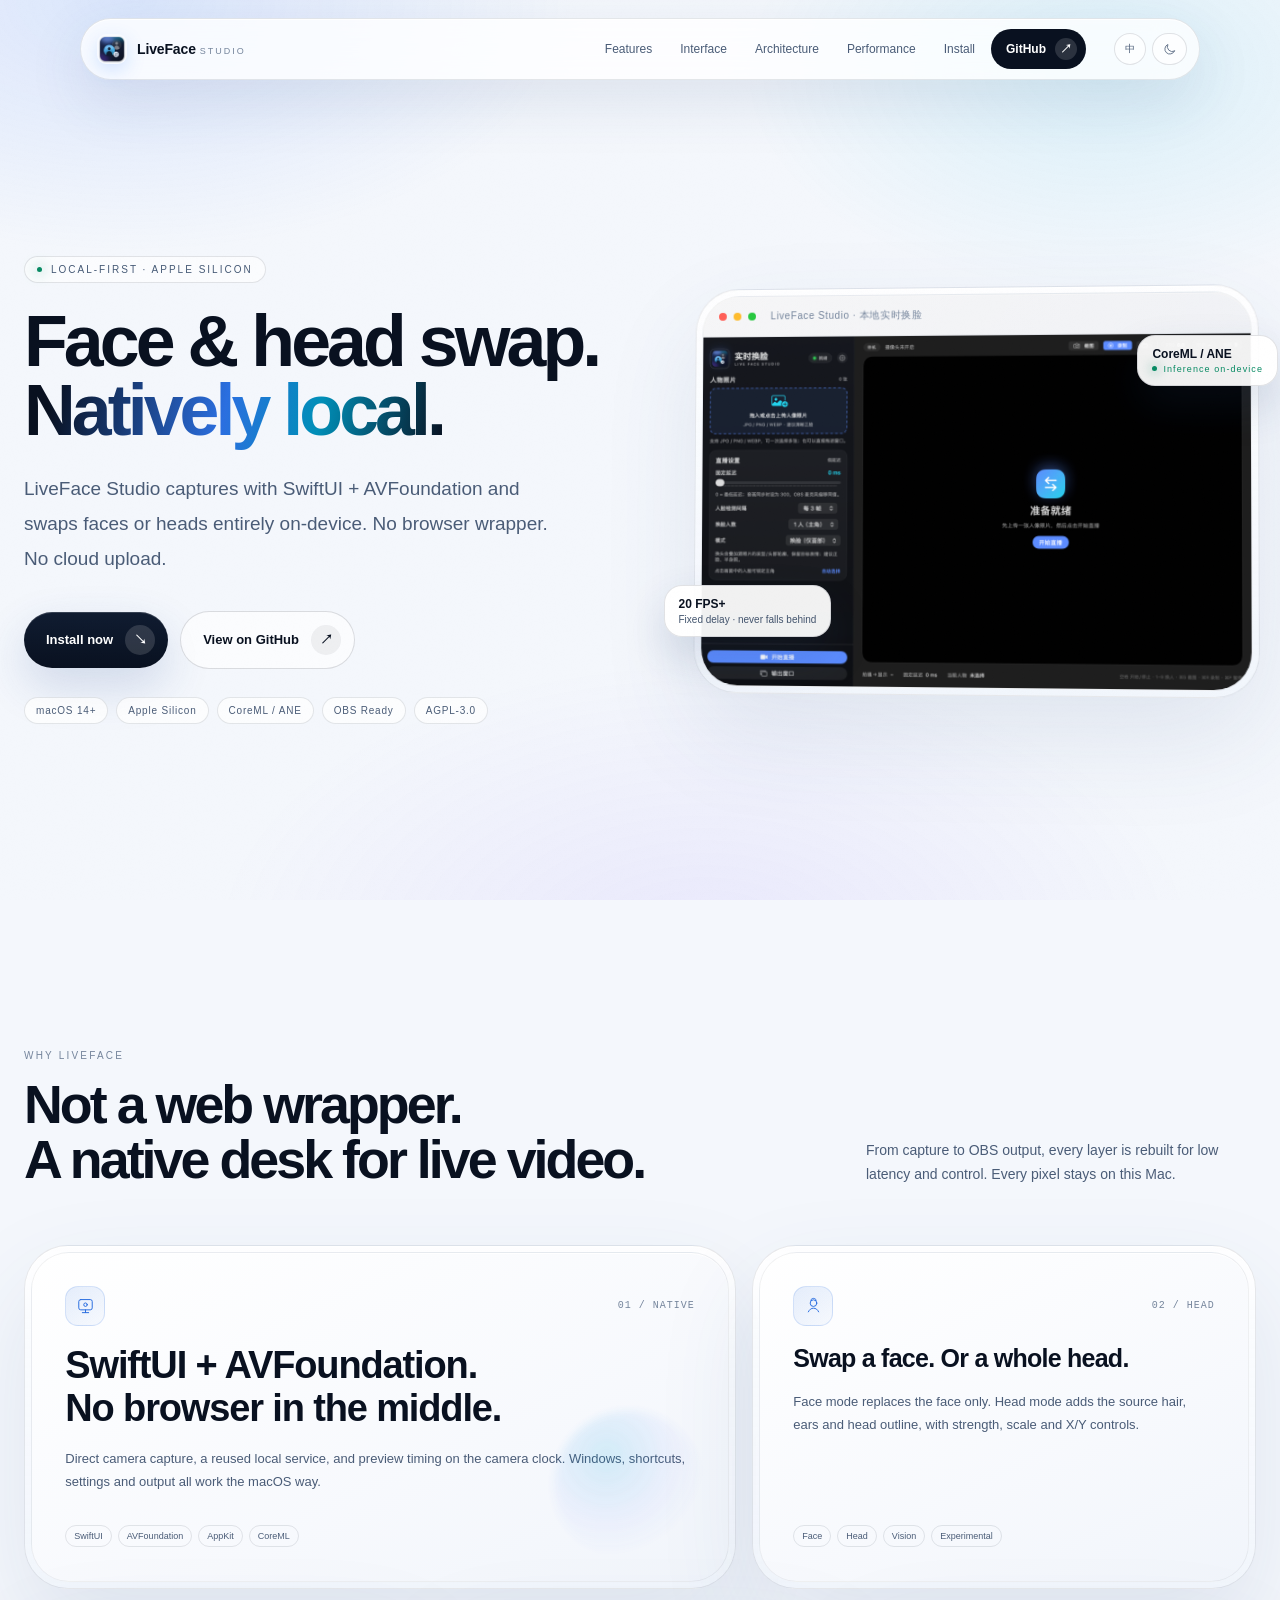
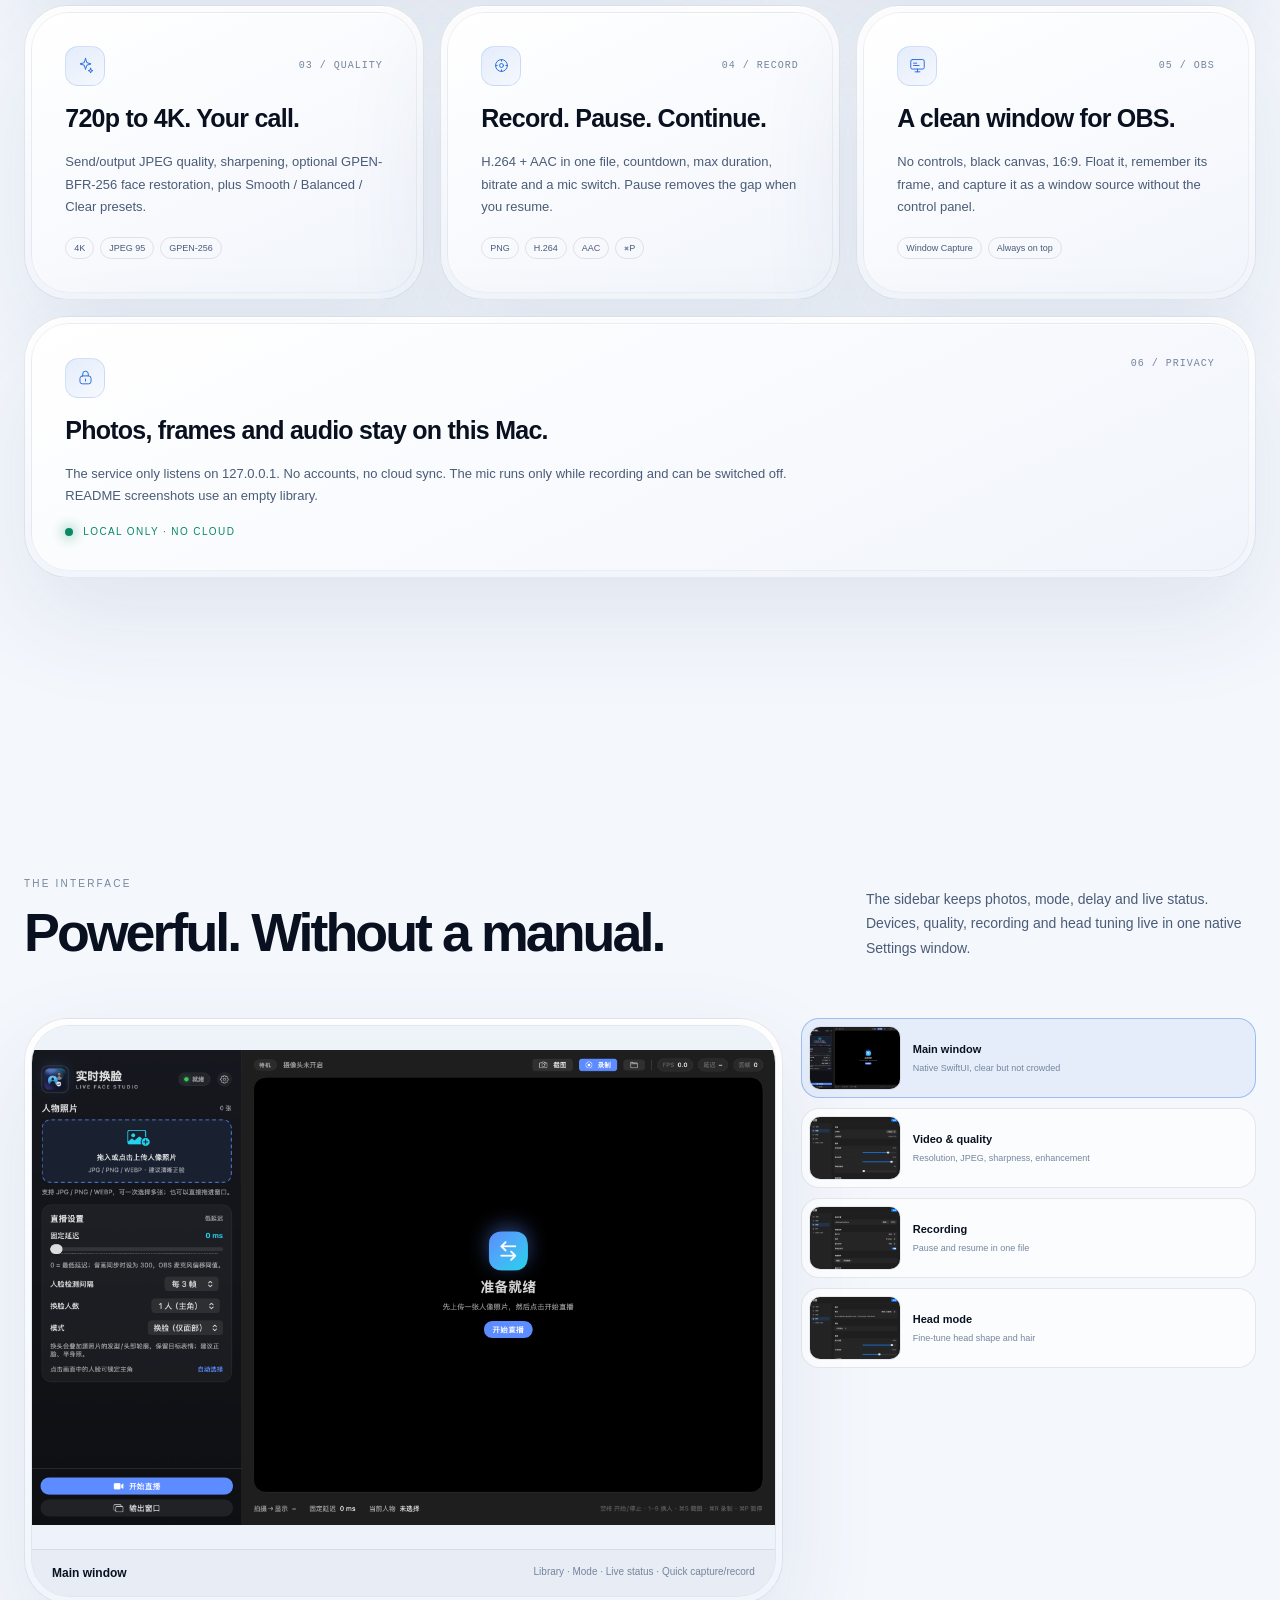
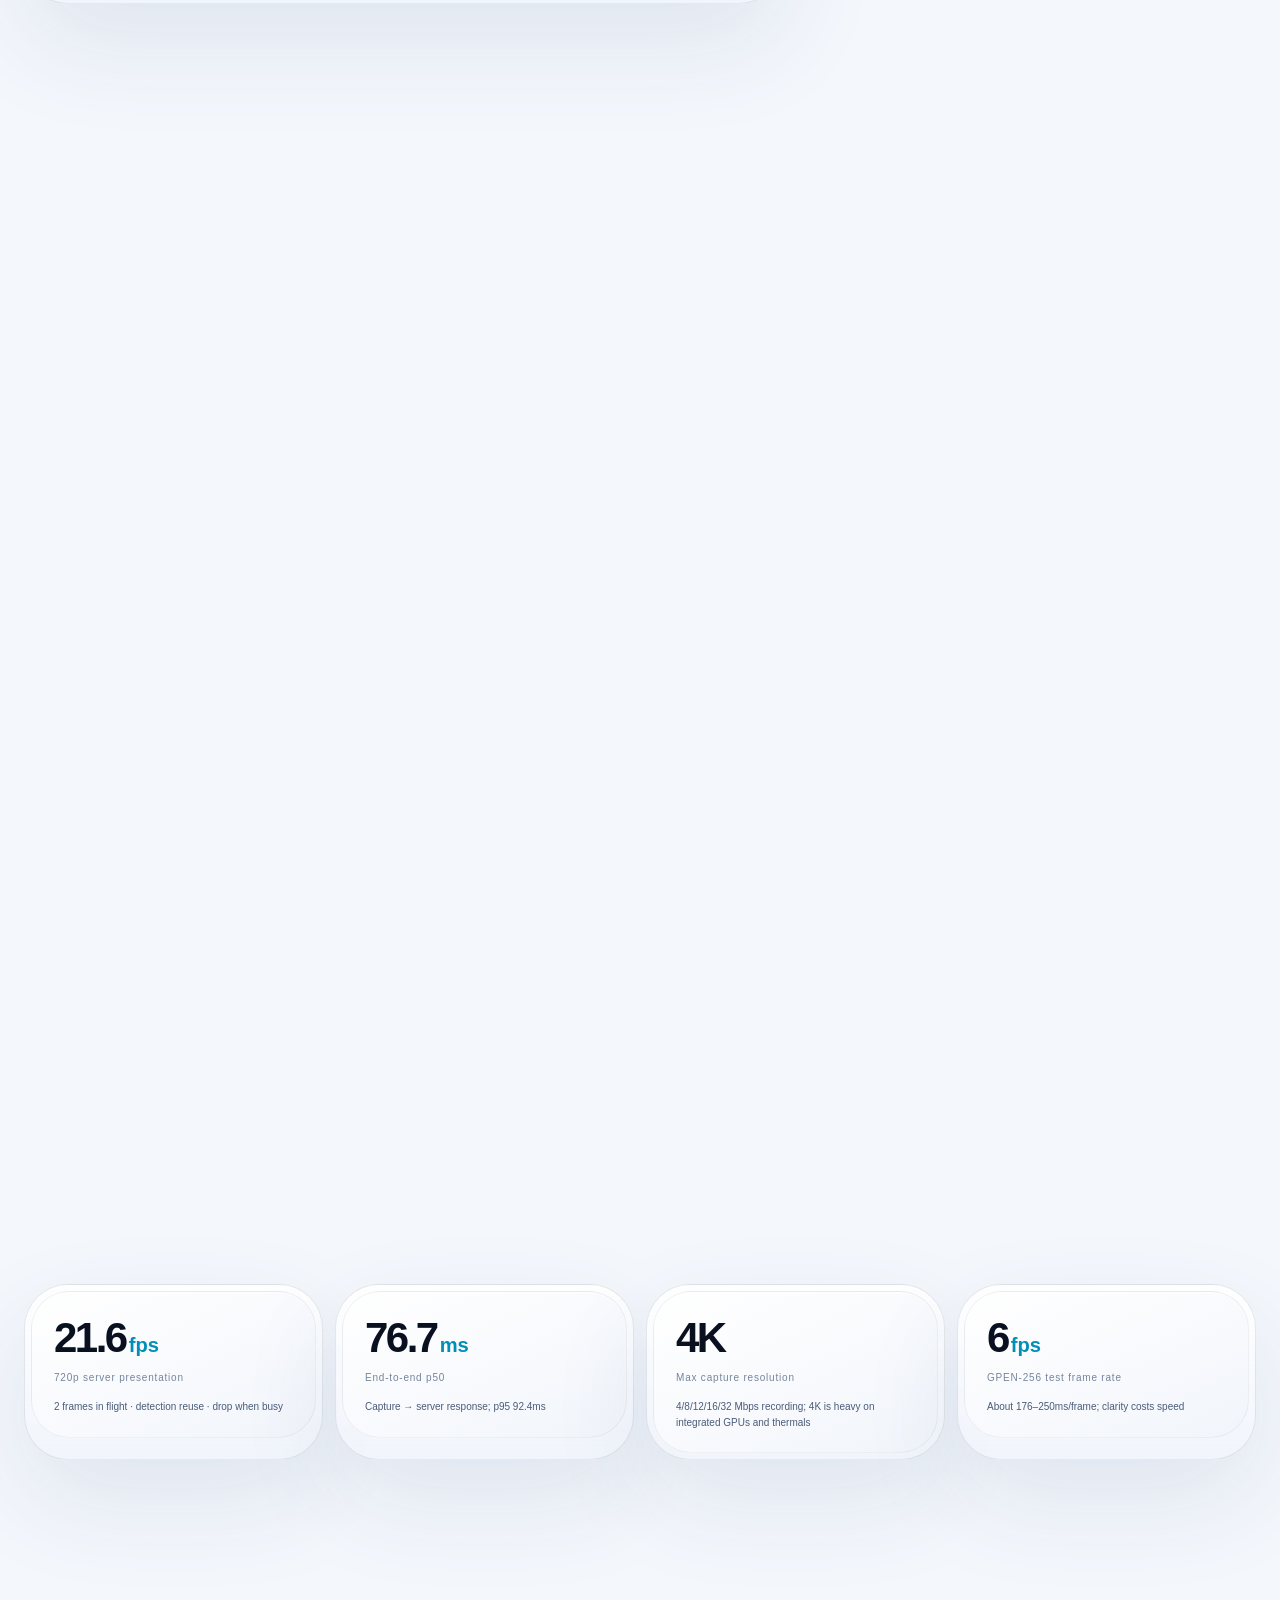
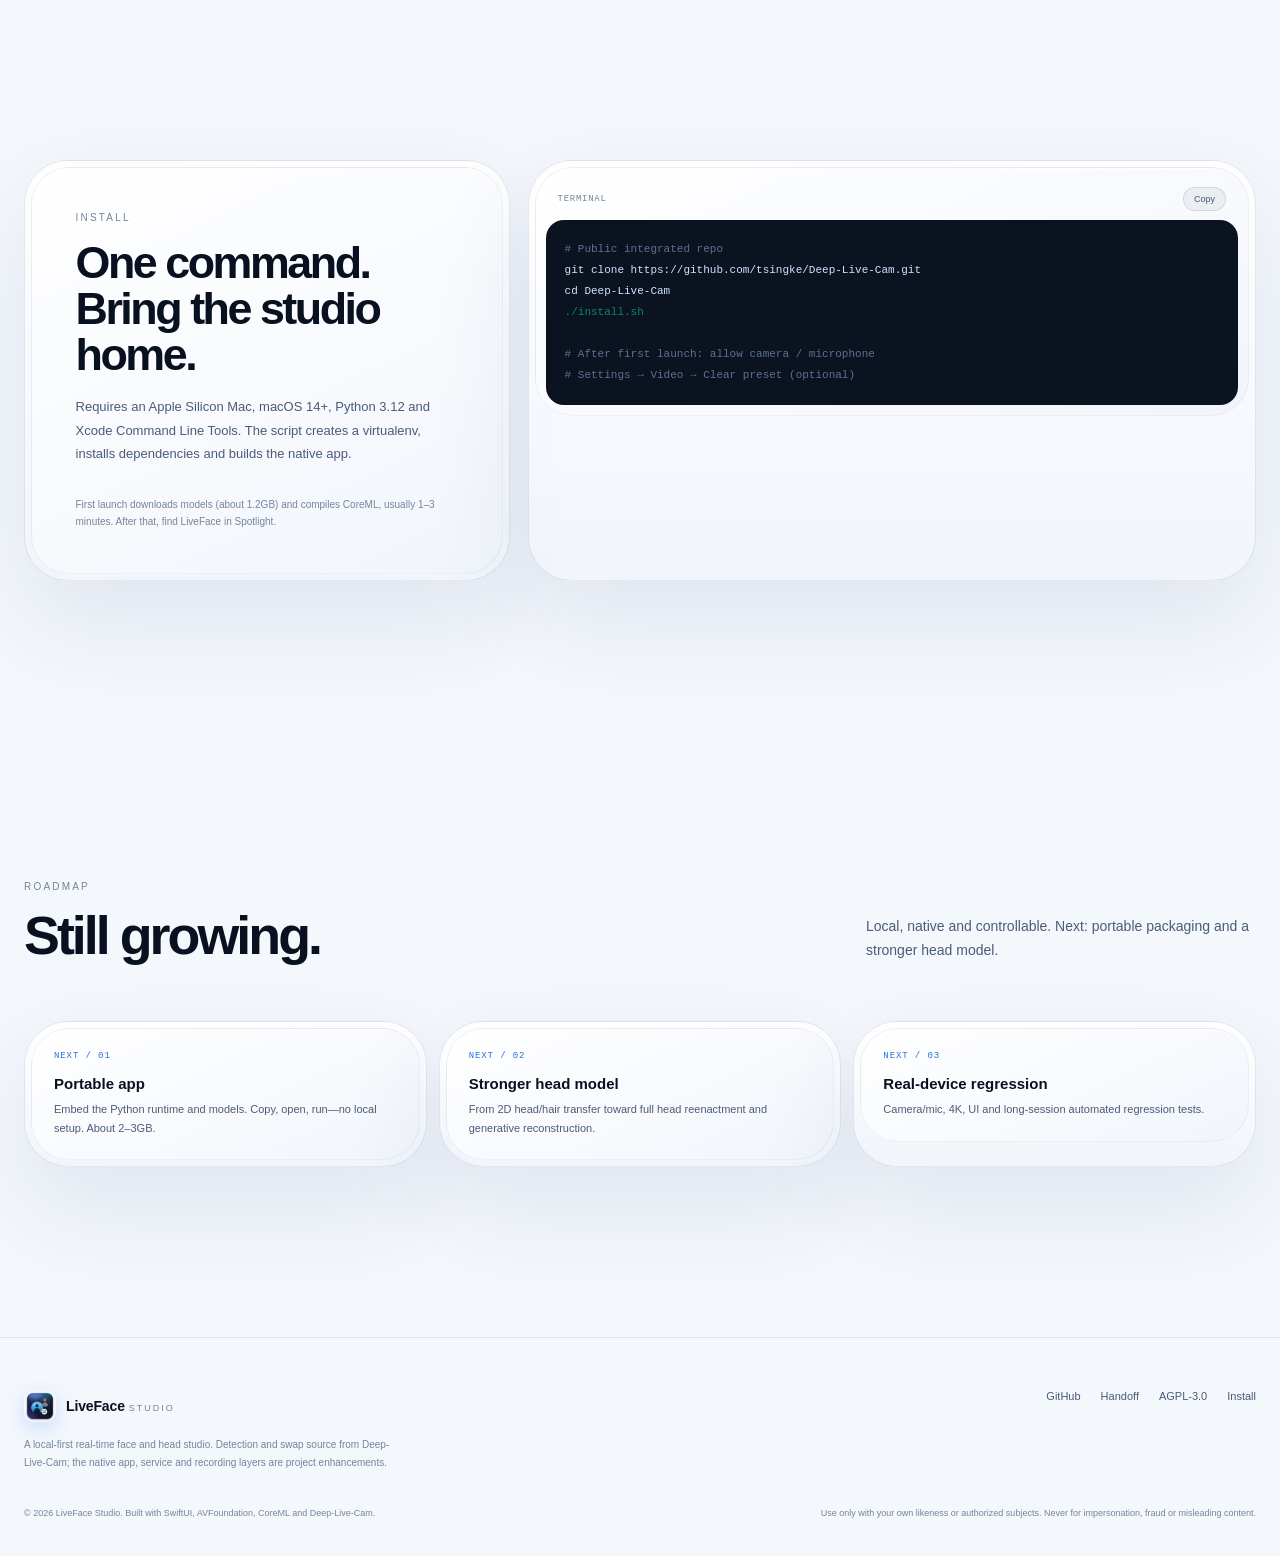
<file: docs/index.html>
<!doctype html>
<html lang="zh-CN" class="no-js">
<head>
  <meta charset="utf-8">
  <meta name="viewport" content="width=device-width, initial-scale=1, viewport-fit=cover">
  <title>LiveFace Studio — 本地原生实时换脸与换头</title>
  <meta name="description" content="LiveFace Studio 是 Apple Silicon Mac 上的原生实时换脸/换头 App：SwiftUI、AVFoundation、CoreML，本地完成，OBS 输出、4K、HDR 之外的专业控制。">
  <meta name="theme-color" content="#05070b">
  <meta property="og:type" content="website">
  <meta property="og:title" content="LiveFace Studio — 把换脸直播，做成本地原生体验">
  <meta property="og:description" content="Apple Silicon 原生 · 换脸 / 换头 · 4K · GPEN 面部增强 · OBS Ready · 全部在本机完成">
  <meta property="og:image" content="https://tsingke.github.io/Deep-Live-Cam/banner.png">
  <meta name="twitter:card" content="summary_large_image">
  <link rel="icon" href="AppIcon.png">
  <link rel="apple-touch-icon" href="AppIcon.png">
  <link rel="stylesheet" href="site.css">
  <script>
  (function () {
    try {
      var t = localStorage.getItem('lf-theme');
      if (!t) t = window.matchMedia('(prefers-color-scheme: light)').matches ? 'light' : 'dark';
      document.documentElement.dataset.theme = t;
    } catch (e) {}
    document.documentElement.classList.remove('no-js');
    document.documentElement.classList.add('js');
  })();
  </script>
</head>
<body>

<div class="nav-wrap">
  <nav class="nav" aria-label="主导航">
    <a class="brand" href="#top" aria-label="LiveFace Studio 首页">
      <img src="AppIcon.png" alt="">
      <div><b>LiveFace</b><span>STUDIO</span></div>
    </a>
    <div class="nav-links">
      <a href="#features" data-i18n="nav.features">功能</a>
      <a href="#screens" data-i18n="nav.screens">界面</a>
      <a href="#architecture" data-i18n="nav.architecture">架构</a>
      <a href="#performance" data-i18n="nav.performance">性能</a>
      <a href="#install" data-i18n="nav.install">安装</a>
      <a class="nav-cta" href="https://github.com/tsingke/Deep-Live-Cam" target="_blank" rel="noreferrer">GitHub <i>↗</i></a>
    </div>
    <div class="nav-tools">
      <button class="tool" id="langBtn" type="button" aria-label="切换语言 / Switch language">EN</button>
      <button class="tool theme" id="themeBtn" type="button" aria-label="切换主题 / Toggle theme">
        <svg class="sun" width="15" height="15" viewBox="0 0 24 24" fill="none" stroke="currentColor" stroke-width="1.3" stroke-linecap="round"><circle cx="12" cy="12" r="4.2"/><path d="M12 2.8v2M12 19.2v2M2.8 12h2M19.2 12h2M5.5 5.5l1.4 1.4M17.1 17.1l1.4 1.4M18.5 5.5l-1.4 1.4M6.9 17.1l-1.4 1.4"/></svg>
        <svg class="moon" width="15" height="15" viewBox="0 0 24 24" fill="none" stroke="currentColor" stroke-width="1.3" stroke-linecap="round" stroke-linejoin="round"><path d="M20 14.5A7.8 7.8 0 0 1 9.5 4a8 8 0 1 0 10.5 10.5Z"/></svg>
      </button>
    </div>
    <button class="menu-btn" id="menuBtn" aria-label="打开菜单" aria-expanded="false"><span></span><span></span><span></span></button>
  </nav>
</div>

<div class="menu" id="mobileMenu" aria-hidden="true">
  <button class="menu-close" id="menuClose" aria-label="关闭菜单">×</button>
  <nav>
    <a href="#features" data-i18n="nav.features">功能</a>
    <a href="#screens" data-i18n="nav.screens">界面</a>
    <a href="#architecture" data-i18n="nav.architecture">架构</a>
    <a href="#performance" data-i18n="nav.performance">性能</a>
    <a href="#install" data-i18n="nav.install">安装</a>
    <a href="https://github.com/tsingke/Deep-Live-Cam" target="_blank" rel="noreferrer">GitHub ↗</a>
  </nav>
</div>

<main id="top">
  <section class="hero">
    <div class="wrap hero-grid">
      <div class="hero-copy">
        <div class="eyebrow reveal"><span class="dot"></span> LOCAL-FIRST · APPLE SILICON</div>
        <h1 class="display reveal d1" data-i18n-html="hero.title">把换脸直播，<br><span class="grad">回到本机。</span></h1>
        <p class="lede reveal d2" data-i18n="hero.lede">LiveFace Studio 用 SwiftUI + AVFoundation 直接采集，在本机完成换脸、换头、OBS 输出与录音录像。没有浏览器套壳，没有云端上传。</p>
        <div class="actions reveal d3">
          <a class="btn btn-primary" href="#install"><span data-i18n="hero.install">开始安装</span> <span class="ico">↘</span></a>
          <a class="btn btn-ghost" href="https://github.com/tsingke/Deep-Live-Cam" target="_blank" rel="noreferrer"><span data-i18n="hero.github">在 GitHub 查看</span> <span class="ico">↗</span></a>
        </div>
        <div class="hero-meta reveal d3">
          <span class="chip">macOS 14+</span>
          <span class="chip">Apple Silicon</span>
          <span class="chip">CoreML / ANE</span>
          <span class="chip">OBS Ready</span>
          <span class="chip">AGPL-3.0</span>
        </div>
      </div>

      <div class="hero-visual reveal d2">
        <div class="window-shell shell">
          <div class="core">
            <div class="window-bar">
              <span class="dot r"></span><span class="dot y"></span><span class="dot g"></span>
              <span class="window-title">LiveFace Studio · 本地实时换脸</span>
            </div>
            <img class="window-img" src="ui-main.png" alt="LiveFace Studio 主界面，空白照片库" width="1220" height="780">
          </div>
        </div>
        <div class="float one"><b>CoreML / ANE</b><span class="signal" data-i18n="hero.signal">本地推理中</span></div>
        <div class="float two"><b>20 FPS+</b><span data-i18n="hero.float2">固定延迟 · 不越拖越晚</span></div>
      </div>
    </div>
  </section>

  <section class="section" id="features">
    <div class="wrap">
      <div class="section-head">
        <div>
          <div class="kicker reveal">WHY LIVEFACE</div>
          <h2 class="reveal d1" data-i18n-html="features.title">不是网页套壳，<br>是为直播准备的原生工作台。</h2>
        </div>
        <p class="lede reveal d2" data-i18n="features.lede">从摄像头采集到 OBS 输出，每一层都为低延迟和可控性重新设计；所有画面只在本机流动。</p>
      </div>

      <div class="bento">
        <article class="shell wide reveal">
          <div class="core feature native">
            <div class="top">
              <span class="icon" aria-hidden="true">
                <svg width="19" height="19" viewBox="0 0 24 24" fill="none" stroke="currentColor" stroke-width="1.25" stroke-linecap="round" stroke-linejoin="round"><rect x="3.5" y="4.5" width="17" height="13" rx="2.5"/><path d="M8 21h8M12 17.5V21"/><circle cx="12" cy="11" r="2.2"/></svg>
              </span>
              <span class="num">01 / NATIVE</span>
            </div>
            <h3 data-i18n-html="feature.native.title">原生 SwiftUI + AVFoundation，<br>没有浏览器这层中间商。</h3>
            <p data-i18n="feature.native.body">摄像头直采、本地服务复用、预览按摄像头时钟上屏。窗口、快捷键、设置和输出窗口都按 macOS 的方式工作。</p>
            <div class="tags"><span>SwiftUI</span><span>AVFoundation</span><span>AppKit</span><span>CoreML</span></div>
            <div class="orb" aria-hidden="true"></div>
          </div>
        </article>

        <article class="shell half reveal d1">
          <div class="core feature head">
            <div class="top">
              <span class="icon" aria-hidden="true">
                <svg width="19" height="19" viewBox="0 0 24 24" fill="none" stroke="currentColor" stroke-width="1.25" stroke-linecap="round" stroke-linejoin="round"><circle cx="12" cy="9" r="4.2"/><path d="M5.5 20c1.4-3 3.7-4.6 6.5-4.6s5.1 1.6 6.5 4.6"/><path d="M8.6 5.2C9.2 3.7 10.5 3 12 3s2.8.7 3.4 2.2"/></svg>
              </span>
              <span class="num">02 / HEAD</span>
            </div>
            <h3 data-i18n="feature.head.title">换脸，还是换头。</h3>
            <p data-i18n="feature.head.body">换脸只替换面部；换头在换脸基础上叠加源照片的发型、耳朵和头部轮廓。强度、缩放、上下/左右均可微调。</p>
            <div class="tags"><span>Face</span><span>Head</span><span>Vision</span><span data-i18n="tag.experimental">实验性</span></div>
          </div>
        </article>

        <article class="shell reveal">
          <div class="core feature">
            <div class="top">
              <span class="icon" aria-hidden="true">
                <svg width="19" height="19" viewBox="0 0 24 24" fill="none" stroke="currentColor" stroke-width="1.25" stroke-linecap="round" stroke-linejoin="round"><path d="M12 3l1.6 5.4L19 10l-5.4 1.6L12 17l-1.6-5.4L5 10l5.4-1.6L12 3Z"/><path d="M18.5 15.5l.7 2.3 2.3.7-2.3.7-.7 2.3-.7-2.3-2.3-.7 2.3-.7.7-2.3Z"/></svg>
              </span>
              <span class="num">03 / QUALITY</span>
            </div>
            <h3 data-i18n="feature.quality.title">720p 到 4K，自己决定。</h3>
            <p data-i18n="feature.quality.body">发送/输出画质、清晰度增强、GPEN-BFR-256 面部增强，外加流畅/均衡/清晰三档预设。</p>
            <div class="tags"><span>4K</span><span>JPEG 95</span><span>GPEN-256</span></div>
          </div>
        </article>

        <article class="shell reveal d1">
          <div class="core feature">
            <div class="top">
              <span class="icon" aria-hidden="true">
                <svg width="19" height="19" viewBox="0 0 24 24" fill="none" stroke="currentColor" stroke-width="1.25" stroke-linecap="round" stroke-linejoin="round"><circle cx="12" cy="12" r="7.5"/><circle cx="12" cy="12" r="2.5"/><path d="M12 4.5v2M12 17.5v2M4.5 12h2M17.5 12h2"/></svg>
              </span>
              <span class="num">04 / RECORD</span>
            </div>
            <h3 data-i18n="feature.record.title">录像，也可以暂停。</h3>
            <p data-i18n="feature.record.body">H.264 + AAC 同文件录制；倒计时、最长时长、码率、麦克风开关；暂停后继续不会留空洞。</p>
            <div class="tags"><span>PNG</span><span>H.264</span><span>AAC</span><span>⌘P</span></div>
          </div>
        </article>

        <article class="shell reveal d2">
          <div class="core feature">
            <div class="top">
              <span class="icon" aria-hidden="true">
                <svg width="19" height="19" viewBox="0 0 24 24" fill="none" stroke="currentColor" stroke-width="1.25" stroke-linecap="round" stroke-linejoin="round"><rect x="3.5" y="4.5" width="17" height="12" rx="2"/><path d="M9 20h6M12 16.5V20"/><path d="M7 9h4M7 12h7"/></svg>
              </span>
              <span class="num">05 / OBS</span>
            </div>
            <h3 data-i18n="feature.obs.title">为 OBS 留一个干净窗口。</h3>
            <p data-i18n="feature.obs.body">无控件、黑底、16:9，可置顶、记忆位置；OBS 窗口采集即可，不把控制面板录进去。</p>
            <div class="tags"><span>Window Capture</span><span>Always on top</span></div>
          </div>
        </article>

        <article class="shell full reveal">
          <div class="core feature privacy">
            <div class="top">
              <span class="icon" aria-hidden="true">
                <svg width="19" height="19" viewBox="0 0 24 24" fill="none" stroke="currentColor" stroke-width="1.25" stroke-linecap="round" stroke-linejoin="round"><rect x="5" y="10" width="14" height="10" rx="3"/><path d="M8.5 10V7.5a3.5 3.5 0 0 1 7 0V10"/><path d="M12 14v2.5"/></svg>
              </span>
              <span class="num">06 / PRIVACY</span>
            </div>
            <h3 data-i18n="feature.privacy.title">照片、画面、录音，默认不离开这台 Mac。</h3>
            <p data-i18n="feature.privacy.body">服务只监听 127.0.0.1；没有账号、没有云同步。麦克风只在录制时启动；你可以随时关闭。README 里的截图全部来自空照片库。</p>
            <div class="lockline"><span class="dot" style="background:var(--mint);box-shadow:0 0 14px var(--mint)"></span> LOCAL ONLY · NO CLOUD</div>
          </div>
        </article>
      </div>
    </div>
  </section>

  <section class="section" id="screens">
    <div class="wrap">
      <div class="section-head">
        <div>
          <div class="kicker reveal">THE INTERFACE</div>
          <h2 class="reveal d1" data-i18n="screens.title">强大，但不用看说明书。</h2>
        </div>
        <p class="lede reveal d2" data-i18n="screens.lede">主界面只保留照片、模式、延迟和直播状态；设备、画质、录制、换头微调收进一个原生设置窗口。</p>
      </div>

      <div class="gallery reveal">
        <div class="stage shell">
          <div class="core">
            <img class="stage-img" id="stageImg" src="ui-main.png" alt="LiveFace Studio 主界面" loading="eager" data-i18n-alt="shots.main.title">
            <div class="stage-caption">
              <b id="stageTitle">主界面</b>
              <span id="stageSub">照片库 · 模式 · 直播状态 · 顶部快捷截图/录制</span>
            </div>
          </div>
        </div>
        <div class="thumbs" role="tablist" aria-label="界面截图">
          <button class="thumb active" data-shot="main" data-img="ui-main.png" role="tab" aria-selected="true">
            <img src="ui-main.png" alt="" loading="lazy"><span><b data-i18n="shots.main.title">主界面</b><span data-i18n="shots.main.desc">原生 SwiftUI，清楚但不拥挤</span></span>
          </button>
          <button class="thumb" data-shot="quality" data-img="ui-settings.png" role="tab" aria-selected="false">
            <img src="ui-settings.png" alt="" loading="lazy"><span><b data-i18n="shots.quality.title">画面与画质</b><span data-i18n="shots.quality.desc">分辨率、JPEG、清晰度、增强</span></span>
          </button>
          <button class="thumb" data-shot="recording" data-img="ui-recording.png" role="tab" aria-selected="false">
            <img src="ui-recording.png" alt="" loading="lazy"><span><b data-i18n="shots.recording.title">录制</b><span data-i18n="shots.recording.desc">同一个文件里暂停/继续</span></span>
          </button>
          <button class="thumb" data-shot="head" data-img="ui-head.png" role="tab" aria-selected="false">
            <img src="ui-head.png" alt="" loading="lazy"><span><b data-i18n="shots.head.title">换头</b><span data-i18n="shots.head.desc">头型、发型和轮廓的细调</span></span>
          </button>
        </div>
      </div>
    </div>
  </section>

  <section class="section" id="architecture">
    <div class="wrap split">
      <div>
        <div class="kicker reveal">UNDER THE HOOD</div>
        <h2 class="reveal d1" data-i18n-html="arch.title">一帧画面，<br>只走最短的路。</h2>
        <p class="reveal d2" data-i18n="arch.body">摄像头直采，本地 HTTP 服务最多两帧并发；检测每 N 帧复用，积压时丢弃旧帧。换脸在 CoreML/ANE 上完成，结果回到预览、录制和 OBS 输出。</p>
        <div class="steps reveal d3">
          <div class="step"><span class="idx">01</span><span data-i18n-html="arch.step1"><b>采集。</b>AVFoundation 1280×720 / 1080p / 4K，JPEG + 8 字节时间戳。</span></div>
          <div class="step"><span class="idx">02</span><span data-i18n-html="arch.step2"><b>本机服务。</b>aiohttp 127.0.0.1:8787，2 个处理槽、检测缓存、目标锁定。</span></div>
          <div class="step"><span class="idx">03</span><span data-i18n-html="arch.step3"><b>推理。</b>inswapper_128 + CoreML；可选 GPEN-256 面部增强 / 头型融合。</span></div>
          <div class="step"><span class="idx">04</span><span data-i18n-html="arch.step4"><b>呈现。</b>固定延迟预览、PNG/MP4 录制、无控件 OBS 窗口。</span></div>
        </div>
      </div>
      <div class="shell arch-shell reveal d2">
        <div class="core">
          <img src="pipeline.png" alt="LiveFace 从摄像头到 CoreML 再到 OBS 的端到端架构图" loading="lazy">
        </div>
      </div>
    </div>
  </section>

  <section class="section" id="performance">
    <div class="wrap">
      <div class="section-head">
        <div>
          <div class="kicker reveal">MEASURED, NOT MARKETED</div>
          <h2 class="reveal d1" data-i18n-html="perf.title">实测数据，<br>供你参考。</h2>
        </div>
        <p class="lede reveal d2" data-i18n="perf.lede">Apple Silicon 参考测试，1280×720 基准，正确性优先。开启面部增强或 4K 会更慢，界面上都有明确提示。</p>
      </div>
      <div class="metrics">
        <div class="shell reveal"><div class="core metric"><div class="v">21.6<em>fps</em></div><div class="k" data-i18n="perf.k1">720p 服务端呈现吞吐</div><div class="note" data-i18n="perf.n1">2 帧并发 · 检测复用 · 忙则丢拍</div></div></div>
        <div class="shell reveal d1"><div class="core metric"><div class="v">76.7<em>ms</em></div><div class="k" data-i18n="perf.k2">端到端 p50</div><div class="note" data-i18n="perf.n2">拍摄 → 服务端返回；p95 92.4ms</div></div></div>
        <div class="shell reveal d2"><div class="core metric"><div class="v">4K</div><div class="k" data-i18n="perf.k3">最高采集分辨率</div><div class="note" data-i18n="perf.n3">4/8/12/16/32 Mbps 录制可选；4K 对集成 GPU 和散热压力明显</div></div></div>
        <div class="shell reveal d3"><div class="core metric"><div class="v">6<em>fps</em></div><div class="k" data-i18n="perf.k4">GPEN-256 测试帧率</div><div class="note" data-i18n="perf.n4">约 176–250ms/帧；清晰度换性能</div></div></div>
      </div>
    </div>
  </section>

  <section class="section" id="install">
    <div class="wrap install">
      <div class="shell reveal">
        <div class="core install-copy">
          <div class="kicker">INSTALL</div>
          <h2 data-i18n-html="install.title">一条命令，<br>把直播搬回本机。</h2>
          <p data-i18n="install.body">需要 Apple Silicon Mac、macOS 14+、Python 3.12 和 Xcode Command Line Tools。安装脚本会创建虚拟环境、安装依赖并构建原生 App。</p>
          <div class="hint" data-i18n="install.hint">首次启动会自动下载模型（约 1.2GB）并编译 CoreML，通常 1–3 分钟。之后 Spotlight 搜 LiveFace 即可。</div>
        </div>
      </div>
      <div class="shell reveal d1">
        <div class="core code-card">
          <div class="code-top"><span>TERMINAL</span><button class="copy" id="copyBtn" data-i18n="copy.copy">复制</button></div>
<pre id="installCode"><span class="c" data-i18n="code.comment1"># 公开仓库 · 整合版</span>
git clone https://github.com/tsingke/Deep-Live-Cam.git
cd Deep-Live-Cam
<span class="g">./install.sh</span>

<span class="c" data-i18n="code.comment2"># 首次启动后：允许摄像头 / 麦克风</span>
<span class="c" data-i18n="code.comment3"># 设置 → 画面 → 清晰优先（可选）</span></pre>
        </div>
      </div>
    </div>
  </section>

  <section class="section" id="roadmap">
    <div class="wrap">
      <div class="section-head">
        <div><div class="kicker reveal">ROADMAP</div><h2 class="reveal d1" data-i18n="roadmap.title">还会继续长出东西。</h2></div>
        <p class="lede reveal d2" data-i18n="roadmap.lede">保持本地、原生、可控。下一个版本的重点是便携安装和更强的头部模型。</p>
      </div>
      <div class="roadmap">
        <div class="shell reveal"><div class="core road"><div class="tag">NEXT / 01</div><h3 data-i18n="road.1.t">便携式 App</h3><p data-i18n="road.1.b">内置 Python 运行时与模型，拷贝即用，不依赖本地环境。体积约 2–3GB。</p></div></div>
        <div class="shell reveal d1"><div class="core road"><div class="tag">NEXT / 02</div><h3 data-i18n="road.2.t">更强的整头模型</h3><p data-i18n="road.2.b">从 2D 头型/发型融合，走向更完整的 head reenactment 与生成式重建。</p></div></div>
        <div class="shell reveal d2"><div class="core road"><div class="tag">NEXT / 03</div><h3 data-i18n="road.3.t">真实设备回归</h3><p data-i18n="road.3.b">摄像头/麦克风、4K、UI 与长时间直播的自动化回归测试。</p></div></div>
      </div>
    </div>
  </section>
</main>

<footer class="footer">
  <div class="wrap">
    <div class="footer-grid">
      <div>
        <a class="brand" href="#top"><img src="AppIcon.png" alt=""><div><b>LiveFace</b><span>STUDIO</span></div></a>
        <p data-i18n="footer.desc">本地原生的实时换脸 / 换头工作台。基于 Deep-Live-Cam 的检测与换脸源码，App、服务与录制层为本项目增强。</p>
      </div>
      <div class="footer-links">
        <a href="https://github.com/tsingke/Deep-Live-Cam" target="_blank" rel="noreferrer">GitHub</a>
        <a href="https://github.com/tsingke/Deep-Live-Cam/blob/main/docs/HANDOFF.md" target="_blank" rel="noreferrer" data-i18n="footer.handoff">交接文档</a>
        <a href="https://github.com/tsingke/Deep-Live-Cam/blob/main/LICENSE" target="_blank" rel="noreferrer">AGPL-3.0</a>
        <a href="#install" data-i18n="nav.install">安装</a>
      </div>
    </div>
    <div class="footer-bottom">
      <span>© <span id="year">2026</span> LiveFace Studio. Built with SwiftUI, AVFoundation, CoreML and Deep-Live-Cam.</span>
      <span data-i18n="footer.legal">仅用于本人或已获授权的人物形象。不要用于冒充、诈骗或误导。</span>
    </div>
  </div>
</footer>

<dialog class="lightbox" id="lightbox">
  <button class="close" id="lightboxClose" aria-label="关闭">×</button>
  <img id="lightboxImg" src="ui-main.png" alt="界面截图">
</dialog>

<script src="site.js"></script>
</body>
</html>
</file>
<file: docs/site.css>
:root {
  --bg: #05070b;
  --bg-soft: #090d15;
  --ink: #f5f8ff;
  --muted: #93a3bd;
  --dim: #5f718f;
  --hair: rgba(255,255,255,.09);
  --hair-strong: rgba(255,255,255,.16);
  --blue: #6aa8ff;
  --cyan: #68e1ff;
  --violet: #b096ff;
  --mint: #7df0c1;
  --font: -apple-system, BlinkMacSystemFont, "SF Pro Display", "SF Pro Text", "PingFang SC", "Hiragino Sans GB", "Segoe UI", sans-serif;
  --mono: "SF Mono", "JetBrains Mono", "Menlo", "Monaco", monospace;
  --ease: cubic-bezier(.32,.72,0,1);
  --ease-soft: cubic-bezier(.22,1,.36,1);
  --shell: clamp(18px, 2.4vw, 30px);
  --radius: clamp(24px, 3vw, 38px);
}

* { box-sizing: border-box; }
html { scroll-behavior: smooth; }
body {
  margin: 0;
  background: var(--bg);
  color: var(--ink);
  font-family: var(--font);
  -webkit-font-smoothing: antialiased;
  text-rendering: optimizeLegibility;
  overflow-x: hidden;
}
body::before {
  content: "";
  position: fixed;
  inset: 0;
  z-index: 0;
  pointer-events: none;
  background:
    radial-gradient(50% 40% at 10% 0%, rgba(70,120,255,.18), transparent 70%),
    radial-gradient(40% 35% at 86% 8%, rgba(80,220,255,.11), transparent 70%),
    radial-gradient(55% 45% at 55% 105%, rgba(130,80,255,.12), transparent 70%);
}
body::after {
  content: "";
  position: fixed;
  inset: 0;
  z-index: 40;
  pointer-events: none;
  opacity: .035;
  background-image: url("data:image/svg+xml,%3Csvg xmlns='http://www.w3.org/2000/svg' width='180' height='180'%3E%3Cfilter id='n'%3E%3CfeTurbulence type='fractalNoise' baseFrequency='.9' numOctaves='3' stitchTiles='stitch'/%3E%3C/filter%3E%3Crect width='100%25' height='100%25' filter='url(%23n)' opacity='.55'/%3E%3C/svg%3E");
}
a { color: inherit; text-decoration: none; }
img { max-width: 100%; display: block; }
button, input { font: inherit; }
::selection { background: rgba(106,168,255,.32); color: #fff; }

.wrap { width: min(1240px, calc(100% - 48px)); margin: 0 auto; position: relative; z-index: 1; }
.mono { font-family: var(--mono); }

/* floating nav */
.nav-wrap {
  position: fixed;
  top: 18px;
  left: 0;
  right: 0;
  z-index: 50;
  display: flex;
  justify-content: center;
  pointer-events: none;
}
.nav {
  pointer-events: auto;
  width: min(1120px, calc(100% - 32px));
  display: flex;
  align-items: center;
  gap: 26px;
  padding: 10px 12px 10px 16px;
  border-radius: 999px;
  background: rgba(8,12,20,.72);
  border: 1px solid var(--hair);
  box-shadow: inset 0 1px 0 rgba(255,255,255,.08), 0 20px 60px rgba(0,0,0,.22);
  -webkit-backdrop-filter: blur(22px) saturate(1.3);
  backdrop-filter: blur(22px) saturate(1.3);
  transition: transform .7s var(--ease), background .7s var(--ease);
}
.brand { display: flex; align-items: center; gap: 10px; margin-right: 4px; }
.brand img { width: 30px; height: 30px; border-radius: 9px; box-shadow: 0 6px 18px rgba(70,140,255,.22); }
.brand b { font-size: 14px; letter-spacing: -.01em; }
.brand span { color: var(--dim); font-size: 9px; letter-spacing: .22em; margin-left: 4px; }
.nav-links { display: flex; align-items: center; gap: 4px; margin-left: auto; }
.nav-links a {
  color: var(--muted);
  font-size: 12px;
  padding: 9px 12px;
  border-radius: 999px;
  transition: color .45s var(--ease), background .45s var(--ease);
}
.nav-links a:hover { color: var(--ink); background: rgba(255,255,255,.06); }
.nav-cta {
  display: inline-flex; align-items: center; gap: 9px;
  background: var(--ink); color: #070a10 !important;
  padding: 9px 9px 9px 15px !important;
  border-radius: 999px !important;
  font-weight: 600; font-size: 12px;
  transition: transform .55s var(--ease), background .55s var(--ease) !important;
}
.nav-cta:hover { transform: scale(.985); background: #fff !important; }
.nav-cta i {
  width: 22px; height: 22px; border-radius: 50%;
  display: grid; place-items: center;
  background: rgba(7,10,16,.1);
  font-style: normal; font-size: 12px;
  transition: transform .55s var(--ease);
}
.nav-cta:hover i { transform: translate(1px,-1px) scale(1.06); }
.menu-btn { display: none; }

/* type + buttons */
.eyebrow {
  display: inline-flex; align-items: center; gap: 9px;
  border: 1px solid var(--hair);
  background: rgba(255,255,255,.035);
  border-radius: 999px;
  padding: 7px 12px;
  color: #b9c9e4;
  font-size: 10px;
  letter-spacing: .2em;
  text-transform: uppercase;
}
.eyebrow .dot { width: 5px; height: 5px; border-radius: 50%; background: var(--mint); box-shadow: 0 0 14px var(--mint); }
h1, h2, h3, p { margin: 0; }
.display {
  font-size: clamp(3.1rem, 7.4vw, 6.5rem);
  line-height: .96;
  letter-spacing: -.065em;
  font-weight: 720;
}
html[lang="en"] .display { font-size: clamp(2.7rem, 5.6vw, 5rem); letter-spacing: -.055em; }
.grad {
  background: linear-gradient(100deg, #fff 12%, #9fc6ff 44%, #6ce6ff 70%, #fff 100%);
  -webkit-background-clip: text; background-clip: text; color: transparent;
}
.lede { color: var(--muted); font-size: clamp(15px, 1.5vw, 19px); line-height: 1.85; font-weight: 400; }
.actions { display: flex; align-items: center; gap: 12px; flex-wrap: wrap; }
.btn {
  display: inline-flex; align-items: center; gap: 12px;
  border-radius: 999px; padding: 13px 13px 13px 22px;
  font-size: 13px; font-weight: 600;
  transition: transform .6s var(--ease), background .6s var(--ease), border-color .6s var(--ease);
}
.btn:active { transform: scale(.975); }
.btn .ico {
  width: 30px; height: 30px; border-radius: 50%;
  display: grid; place-items: center;
  transition: transform .6s var(--ease), background .6s var(--ease);
}
.btn:hover .ico { transform: translate(2px,-2px) scale(1.06); }
.btn-primary {
  color: #05080e;
  background: linear-gradient(180deg, #ffffff, #dbe8ff);
  box-shadow: 0 16px 44px rgba(95,160,255,.18), inset 0 1px 0 rgba(255,255,255,.9);
}
.btn-primary .ico { background: rgba(5,8,14,.1); }
.btn-ghost { color: var(--ink); border: 1px solid var(--hair-strong); background: rgba(255,255,255,.03); }
.btn-ghost:hover { background: rgba(255,255,255,.07); border-color: rgba(255,255,255,.25); }
.btn-ghost .ico { background: rgba(255,255,255,.08); }

/* double bezel */
.shell {
  padding: 6px;
  border-radius: calc(var(--radius) + 6px);
  background: linear-gradient(180deg, rgba(255,255,255,.075), rgba(255,255,255,.022));
  border: 1px solid var(--hair);
  box-shadow: inset 0 1px 0 rgba(255,255,255,.08), 0 40px 120px rgba(0,0,0,.25);
}
.core {
  border-radius: var(--radius);
  background: linear-gradient(155deg, #0c1220, #070b13 62%, #080c15);
  border: 1px solid rgba(255,255,255,.055);
  box-shadow: inset 0 1px 0 rgba(255,255,255,.09);
  overflow: hidden;
}

/* hero */
.hero { position: relative; min-height: 100dvh; display: flex; align-items: center; padding: 150px 0 70px; }
.hero-grid { display: grid; grid-template-columns: 1.03fr .97fr; gap: clamp(30px,5vw,70px); align-items: center; }
.hero-copy { position: relative; z-index: 2; }
.hero-copy .display { margin-top: 24px; }
.hero-copy .lede { margin-top: 26px; max-width: 540px; }
.hero-copy .actions { margin-top: 34px; }
.hero-meta { display: flex; flex-wrap: wrap; gap: 8px; margin-top: 28px; }
.chip {
  font-size: 10px; letter-spacing: .08em; color: #a9bddb;
  border: 1px solid var(--hair);
  background: rgba(255,255,255,.03);
  padding: 7px 11px; border-radius: 999px;
}
.hero-visual { position: relative; perspective: 1400px; }
.window-shell { transform: rotateY(-4deg) rotateX(1.5deg); transition: transform 1.2s var(--ease-soft); }
.hero-visual:hover .window-shell { transform: rotateY(-1.5deg) rotateX(.5deg) translateY(-4px); }
.window-bar {
  display: flex; align-items: center; gap: 7px;
  padding: 13px 16px; border-bottom: 1px solid var(--hair);
  background: rgba(255,255,255,.018);
}
.dot { width: 8px; height: 8px; border-radius: 50%; }
.dot.r { background: #ff5f57; } .dot.y { background: #febc2e; } .dot.g { background: #28c840; }
.window-title { margin-left: 8px; color: var(--dim); font-size: 10px; letter-spacing: .06em; }
.window-img { width: 100%; height: auto; background: #05070b; }
.float {
  position: absolute; z-index: 3;
  border-radius: 18px;
  padding: 11px 14px;
  background: rgba(9,14,23,.86);
  border: 1px solid var(--hair);
  box-shadow: 0 22px 50px rgba(0,0,0,.3), inset 0 1px 0 rgba(255,255,255,.09);
  -webkit-backdrop-filter: blur(14px);
  backdrop-filter: blur(14px);
  font-size: 10px; color: #c2d4ee;
}
.float b { display: block; color: #fff; font-size: 12px; margin-bottom: 3px; }
.float.one { top: 12%; right: -22px; }
.float.two { bottom: 14%; left: -26px; }
.float .signal { display: flex; align-items: center; gap: 6px; color: var(--mint); font-size: 9px; letter-spacing: .12em; }
.float .signal::before { content: ""; width: 5px; height: 5px; border-radius: 50%; background: currentColor; box-shadow: 0 0 12px currentColor; }

/* sections */
section { position: relative; }
.section { padding: clamp(88px, 12vw, 150px) 0; }
.section-head { display: flex; align-items: flex-end; justify-content: space-between; gap: 30px; margin-bottom: clamp(34px,5vw,58px); }
.section-head h2 { font-size: clamp(2.1rem, 4.2vw, 4rem); line-height: 1.02; letter-spacing: -.055em; font-weight: 680; max-width: 800px; }
.section-head .lede { max-width: 390px; font-size: 14px; line-height: 1.75; }
.kicker { color: var(--dim); font-size: 10px; letter-spacing: .22em; text-transform: uppercase; margin-bottom: 16px; }

/* feature bento */
.bento { display: grid; grid-template-columns: repeat(12,1fr); gap: 16px; }
.bento .shell { grid-column: span 4; }
.bento .wide { grid-column: span 7; }
.bento .half { grid-column: span 5; }
.bento .full { grid-column: span 12; }
.feature { padding: clamp(22px,2.6vw,34px); min-height: 230px; display: flex; flex-direction: column; gap: 18px; position: relative; }
.feature .top { display: flex; align-items: center; justify-content: space-between; gap: 14px; }
.feature .icon {
  width: 40px; height: 40px; border-radius: 13px;
  display: grid; place-items: center;
  color: var(--blue);
  background: linear-gradient(145deg, rgba(106,168,255,.17), rgba(106,168,255,.04));
  border: 1px solid rgba(106,168,255,.18);
}
.feature .num { color: var(--dim); font: 10px var(--mono); letter-spacing: .1em; }
.feature h3 { font-size: clamp(19px,2vw,25px); letter-spacing: -.03em; font-weight: 620; }
.feature p { color: var(--muted); font-size: 13px; line-height: 1.75; }
.feature .tags { display: flex; flex-wrap: wrap; gap: 6px; margin-top: auto; }
.feature .tags span { font-size: 9px; color: #9cb3d3; border: 1px solid var(--hair); padding: 5px 8px; border-radius: 999px; }
.feature.native { min-height: 330px; }
.feature.native h3 { font-size: clamp(25px,3vw,38px); max-width: 580px; }
.feature.native .orb {
  position: absolute; right: 24px; bottom: 20px; width: 150px; height: 150px;
  border-radius: 50%;
  background: radial-gradient(circle at 35% 30%, rgba(120,230,255,.35), rgba(80,120,255,.12) 45%, transparent 70%);
  filter: blur(4px); opacity: .8;
}
.feature.head { min-height: 330px; }
.feature.privacy { min-height: auto; }
.feature.privacy .top { align-items: flex-start; }
.feature.privacy p { max-width: 760px; }
.feature .lockline { display: flex; align-items: center; gap: 10px; color: var(--mint); font-size: 10px; letter-spacing: .14em; margin-top: auto; }

/* gallery */
.gallery { display: grid; grid-template-columns: 1.25fr .75fr; gap: 18px; align-items: stretch; }
.stage .core { background: #04060a; }
.stage-img { width: 100%; aspect-ratio: 1.42 / 1; object-fit: contain; background: #04060a; transition: opacity .55s var(--ease); cursor: zoom-in; }
.stage-caption { display: flex; justify-content: space-between; gap: 18px; padding: 16px 20px; border-top: 1px solid var(--hair); background: rgba(255,255,255,.018); }
.stage-caption b { font-size: 12px; font-weight: 600; }
.stage-caption span { color: var(--dim); font-size: 10px; }
.thumbs { display: flex; flex-direction: column; gap: 10px; }
.thumb {
  display: grid; grid-template-columns: 92px 1fr; gap: 12px; align-items: center;
  padding: 7px; border-radius: 18px; cursor: pointer;
  background: rgba(255,255,255,.025); border: 1px solid var(--hair);
  color: var(--muted); text-align: left;
  transition: transform .5s var(--ease), background .5s var(--ease), border-color .5s var(--ease);
}
.thumb:hover { transform: translateX(3px); background: rgba(255,255,255,.05); }
.thumb.active { border-color: rgba(106,168,255,.42); background: rgba(106,168,255,.08); }
.thumb img { width: 92px; height: 64px; object-fit: cover; object-position: top; border-radius: 11px; border: 1px solid var(--hair); }
.thumb b { display: block; color: var(--ink); font-size: 11px; margin-bottom: 4px; }
.thumb span { font-size: 9px; line-height: 1.5; color: var(--dim); }

/* architecture */
.split { display: grid; grid-template-columns: .8fr 1.2fr; gap: clamp(30px,5vw,70px); align-items: center; }
.split h2 { font-size: clamp(2rem,3.7vw,3.6rem); letter-spacing: -.05em; line-height: 1.04; font-weight: 680; }
.split p { color: var(--muted); font-size: 14px; line-height: 1.85; margin-top: 20px; max-width: 420px; }
.steps { margin-top: 30px; display: grid; gap: 14px; }
.step { display: grid; grid-template-columns: 26px 1fr; gap: 12px; align-items: start; color: var(--muted); font-size: 12px; line-height: 1.6; }
.step b { color: var(--ink); font-weight: 600; }
.step .idx { color: var(--blue); font: 10px var(--mono); padding-top: 2px; }
.arch-shell .core { padding: 8px; }
.arch-shell img { border-radius: calc(var(--radius) - 8px); }

/* metrics */
.metrics { display: grid; grid-template-columns: repeat(4,1fr); gap: 12px; }
.metric { padding: 22px; }
.metric .v { font-size: clamp(28px,3.3vw,42px); letter-spacing: -.06em; font-weight: 680; }
.metric .k { color: var(--dim); font-size: 10px; letter-spacing: .08em; margin-top: 8px; line-height: 1.5; }
.metric .note { color: var(--muted); font-size: 10px; margin-top: 14px; line-height: 1.55; }
.metric .v em { font-style: normal; color: var(--cyan); font-size: .48em; letter-spacing: 0; margin-left: 3px; }

/* install */
.install { display: grid; grid-template-columns: .8fr 1.2fr; gap: 18px; align-items: stretch; }
.install-copy { padding: clamp(28px,3.4vw,44px); display: flex; flex-direction: column; }
.install-copy h2 { font-size: clamp(2rem,3.5vw,3.3rem); line-height: 1.03; letter-spacing: -.055em; font-weight: 680; }
.install-copy p { margin-top: 18px; color: var(--muted); font-size: 13px; line-height: 1.8; }
.install-copy .hint { margin-top: auto; padding-top: 30px; color: var(--dim); font-size: 10px; line-height: 1.7; }
.code-card { padding: 10px; }
.code-top { display: flex; align-items: center; justify-content: space-between; padding: 9px 12px; }
.code-top span { color: var(--dim); font: 9px var(--mono); letter-spacing: .08em; }
.copy {
  color: var(--muted); background: rgba(255,255,255,.05); border: 1px solid var(--hair);
  border-radius: 999px; padding: 6px 10px; font-size: 9px; cursor: pointer;
  transition: background .45s var(--ease), color .45s var(--ease);
}
.copy:hover { background: rgba(255,255,255,.1); color: #fff; }
pre {
  margin: 0; padding: 18px; border-radius: 18px;
  background: #04070c; border: 1px solid rgba(255,255,255,.055);
  color: #cfe3ff; font: 11px/1.9 var(--mono); overflow-x: auto;
}
pre .c { color: #5c7293; } pre .g { color: var(--mint); }

/* roadmap */
.roadmap { display: grid; grid-template-columns: repeat(3,1fr); gap: 12px; }
.road { padding: 22px; }
.road .tag { color: var(--blue); font: 9px var(--mono); letter-spacing: .1em; }
.road h3 { font-size: 15px; margin-top: 14px; font-weight: 600; }
.road p { color: var(--muted); font-size: 11px; line-height: 1.7; margin-top: 8px; }

/* footer */
.footer { padding: 52px 0 38px; border-top: 1px solid var(--hair); margin-top: 20px; }
.footer-grid { display: flex; justify-content: space-between; gap: 26px; align-items: flex-start; flex-wrap: wrap; }
.footer .brand img { width: 32px; height: 32px; }
.footer p { color: var(--dim); font-size: 10px; line-height: 1.8; max-width: 380px; margin-top: 14px; }
.footer-links { display: flex; gap: 20px; flex-wrap: wrap; color: var(--muted); font-size: 11px; }
.footer-links a { transition: color .45s var(--ease); }
.footer-links a:hover { color: #fff; }
.footer-bottom { display: flex; justify-content: space-between; gap: 20px; color: var(--dim); font-size: 9px; margin-top: 36px; flex-wrap: wrap; }

/* reveal */
.js .reveal { opacity: 0; transform: translateY(42px); filter: blur(8px); transition: opacity .9s var(--ease-soft), transform .9s var(--ease-soft), filter .9s var(--ease-soft); }
.js .reveal.in { opacity: 1; transform: none; filter: blur(0); }
.js .reveal.d1 { transition-delay: .08s; } .js .reveal.d2 { transition-delay: .16s; } .js .reveal.d3 { transition-delay: .24s; }

/* mobile menu */
.menu {
  position: fixed; inset: 0; z-index: 60;
  background: rgba(4,7,12,.86);
  -webkit-backdrop-filter: blur(26px); backdrop-filter: blur(26px);
  display: grid; place-items: center; opacity: 0; pointer-events: none;
  transition: opacity .6s var(--ease);
}
.menu.open { opacity: 1; pointer-events: auto; }
.menu nav { display: grid; gap: 16px; text-align: center; }
.menu a { font-size: clamp(28px,7vw,42px); letter-spacing: -.04em; font-weight: 620; color: var(--ink); opacity: 0; transform: translateY(20px); transition: opacity .6s var(--ease), transform .6s var(--ease); }
.menu.open a { opacity: 1; transform: none; }
.menu.open a:nth-child(2) { transition-delay: .06s; } .menu.open a:nth-child(3) { transition-delay: .12s; } .menu.open a:nth-child(4) { transition-delay: .18s; } .menu.open a:nth-child(5) { transition-delay: .24s; }
.menu-close { position: absolute; top: 22px; right: 24px; width: 44px; height: 44px; border-radius: 50%; background: rgba(255,255,255,.06); border: 1px solid var(--hair); color: #fff; cursor: pointer; }

/* lightbox */
dialog.lightbox {
  border: 0; padding: 0; max-width: min(1240px, 92vw); max-height: 92dvh;
  background: transparent; color: #fff;
}
dialog.lightbox::backdrop { background: rgba(2,4,8,.88); -webkit-backdrop-filter: blur(12px); backdrop-filter: blur(12px); }
dialog.lightbox img { width: 100%; max-height: 82dvh; object-fit: contain; border-radius: 18px; border: 1px solid var(--hair); }
dialog.lightbox .close { position: fixed; top: 22px; right: 24px; width: 42px; height: 42px; border-radius: 50%; border: 1px solid var(--hair); background: rgba(12,18,28,.9); color: #fff; font-size: 18px; cursor: pointer; }

@media (max-width: 1020px) {
  .hero-grid, .split, .install, .gallery { grid-template-columns: 1fr; }
  .hero { padding-top: 130px; min-height: auto; }
  .hero-visual { max-width: 760px; margin: 20px auto 0; }
  .section-head { display: block; }
  .section-head .lede { max-width: 600px; margin-top: 18px; }
  .bento .shell, .bento .wide, .bento .half { grid-column: span 6; }
  .bento .full { grid-column: span 12; }
  .metrics { grid-template-columns: repeat(2,1fr); }
  .thumbs { display: grid; grid-template-columns: repeat(2,1fr); }
  .float.one { right: 4px; } .float.two { left: 4px; }
}
@media (max-width: 700px) {
  .wrap { width: calc(100% - 32px); }
  .nav { gap: 10px; padding: 8px 9px 8px 12px; }
  .nav-links { display: none; }
  .menu-btn {
    display: flex; flex-direction: column; justify-content: center; gap: 4px;
    width: 34px; height: 34px; margin-left: auto;
    border: 1px solid var(--hair); border-radius: 50%; background: rgba(255,255,255,.04); cursor: pointer;
  }
  .menu-btn span { width: 13px; height: 1px; background: #fff; margin: 0 auto; transition: transform .5s var(--ease), opacity .5s var(--ease); }
  .menu-btn.open span:nth-child(1) { transform: translateY(5px) rotate(45deg); }
  .menu-btn.open span:nth-child(2) { opacity: 0; }
  .menu-btn.open span:nth-child(3) { transform: translateY(-5px) rotate(-45deg); }
  .brand span { display: none; }
  .bento .shell, .bento .wide, .bento .half, .bento .full { grid-column: span 12; }
  .feature { min-height: 0; }
  .feature.native, .feature.head { min-height: 0; }
  .metrics { grid-template-columns: 1fr 1fr; }
  .thumbs { grid-template-columns: 1fr; }
  .float { display: none; }
  .stage-img { aspect-ratio: 1.35 / 1; }
  .roadmap { grid-template-columns: 1fr; }
  .section { padding: 84px 0; }
  .footer-bottom { display: block; line-height: 2; }
  .display { letter-spacing: -.055em; }
}
@media (prefers-reduced-motion: reduce) {
  html { scroll-behavior: auto; }
  *, *::before, *::after { animation-duration: .01ms !important; transition-duration: .01ms !important; }
  .js .reveal { opacity: 1; transform: none; filter: none; }
}

/* tools + theme switch */
.nav-tools { display: flex; align-items: center; gap: 6px; margin-left: 2px; }
.tool {
  height: 32px; min-width: 32px; padding: 0 9px;
  border-radius: 999px; border: 1px solid var(--hair);
  background: rgba(255,255,255,.04); color: var(--muted);
  font-size: 10px; letter-spacing: .06em; cursor: pointer;
  display: inline-flex; align-items: center; justify-content: center;
  transition: background .5s var(--ease), color .5s var(--ease), border-color .5s var(--ease), transform .5s var(--ease);
}
.tool:hover { background: rgba(255,255,255,.09); color: #fff; transform: translateY(-1px); }
.tool:active { transform: scale(.96); }
.tool svg { display: block; }
.tool .moon { display: none; }
html[data-theme="light"] .tool .sun { display: none; }
html[data-theme="light"] .tool .moon { display: block; }
body { transition: background .7s var(--ease), color .7s var(--ease); }
.float { -webkit-backdrop-filter: none; backdrop-filter: none; }

/* light theme */
html[data-theme="light"] {
  color-scheme: light;
  --bg: #f4f7fc;
  --bg-soft: #eef3fa;
  --ink: #091120;
  --muted: #4a5c77;
  --dim: #75859c;
  --hair: rgba(9,20,40,.10);
  --hair-strong: rgba(9,20,40,.18);
  --blue: #2b6fe0;
  --cyan: #008fb8;
  --violet: #7657d6;
  --mint: #078a63;
}
html[data-theme="light"] body { background: var(--bg); color: var(--ink); }
html[data-theme="light"] body::before {
  background:
    radial-gradient(50% 40% at 10% 0%, rgba(70,130,255,.15), transparent 70%),
    radial-gradient(40% 35% at 86% 8%, rgba(0,180,220,.10), transparent 70%),
    radial-gradient(55% 45% at 55% 105%, rgba(130,90,255,.09), transparent 70%);
}
html[data-theme="light"] body::after { opacity: .018; }
html[data-theme="light"] .nav {
  background: rgba(255,255,255,.78);
  border-color: rgba(9,20,40,.10);
  box-shadow: inset 0 1px 0 rgba(255,255,255,.9), 0 20px 60px rgba(40,70,120,.12);
}
html[data-theme="light"] .nav-links a:hover { background: rgba(9,20,40,.06); color: var(--ink); }
html[data-theme="light"] .nav-cta { background: #091120 !important; color: #fff !important; }
html[data-theme="light"] .nav-cta i { background: rgba(255,255,255,.14); }
html[data-theme="light"] .tool { background: rgba(255,255,255,.65); border-color: rgba(9,20,40,.12); color: #4a5c77; }
html[data-theme="light"] .tool:hover { background: #fff; color: #091120; }
html[data-theme="light"] .grad { background: linear-gradient(100deg,#091120 7%,#2b6fe0 48%,#008fb8 70%,#091120 100%); -webkit-background-clip: text; background-clip: text; }
html[data-theme="light"] .eyebrow { background: rgba(255,255,255,.62); color: #465a76; border-color: rgba(9,20,40,.11); }
html[data-theme="light"] .chip { background: rgba(255,255,255,.68); color: #4a5c77; border-color: rgba(9,20,40,.10); }
html[data-theme="light"] .btn-primary { background: linear-gradient(180deg,#101c31,#091120); color: #fff; box-shadow: 0 18px 46px rgba(40,80,150,.18), inset 0 1px 0 rgba(255,255,255,.16); }
html[data-theme="light"] .btn-primary .ico { background: rgba(255,255,255,.14); }
html[data-theme="light"] .btn-ghost { background: rgba(255,255,255,.65); border-color: rgba(9,20,40,.14); }
html[data-theme="light"] .btn-ghost:hover { background: #fff; border-color: rgba(9,20,40,.24); }
html[data-theme="light"] .btn-ghost .ico { background: rgba(9,20,40,.06); }
html[data-theme="light"] .shell {
  background: linear-gradient(180deg, rgba(255,255,255,.86), rgba(240,245,252,.72));
  border-color: rgba(9,20,40,.09);
  box-shadow: inset 0 1px 0 #fff, 0 40px 100px rgba(48,80,130,.10);
}
html[data-theme="light"] .core {
  background: linear-gradient(155deg,#fff,#f7f9fd 62%,#f1f5fb);
  border-color: rgba(9,20,40,.06);
  box-shadow: inset 0 1px 0 #fff;
}
html[data-theme="light"] .window-bar { background: rgba(9,20,40,.035); border-color: rgba(9,20,40,.08); }
html[data-theme="light"] .window-title { color: #75859c; }
html[data-theme="light"] .float { background: rgba(255,255,255,.94); border-color: rgba(9,20,40,.12); color: #42546d; box-shadow: 0 20px 44px rgba(40,70,120,.16); }
html[data-theme="light"] .float b { color: #091120; }
html[data-theme="light"] .feature .icon { color: #2b6fe0; background: linear-gradient(145deg, rgba(43,111,224,.12), rgba(43,111,224,.03)); border-color: rgba(43,111,224,.16); }
html[data-theme="light"] .feature .num { color: #75859c; }
html[data-theme="light"] .feature .tags span { color: #4a5c77; border-color: rgba(9,20,40,.10); }
html[data-theme="light"] .thumb { background: rgba(255,255,255,.62); border-color: rgba(9,20,40,.09); color: #4a5c77; }
html[data-theme="light"] .thumb:hover { background: #fff; }
html[data-theme="light"] .thumb.active { background: rgba(43,111,224,.07); border-color: rgba(43,111,224,.38); }
html[data-theme="light"] .thumb img { border-color: rgba(9,20,40,.08); }
html[data-theme="light"] .stage .core { background: #eef3fa; }
html[data-theme="light"] .stage-img { background: #eef3fa; }
html[data-theme="light"] .stage-caption { background: rgba(9,20,40,.025); border-color: rgba(9,20,40,.08); }
html[data-theme="light"] .metric .v { color: var(--ink); }
html[data-theme="light"] .copy { background: rgba(9,20,40,.05); color: #4a5c77; border-color: rgba(9,20,40,.10); }
html[data-theme="light"] .copy:hover { background: rgba(9,20,40,.09); color: #091120; }
html[data-theme="light"] pre { background: #0b1220; border-color: rgba(9,20,40,.2); }
html[data-theme="light"] .road .tag { color: #2b6fe0; }
html[data-theme="light"] .menu { background: rgba(246,249,254,.9); }
html[data-theme="light"] .menu-close { background: rgba(9,20,40,.06); border-color: rgba(9,20,40,.12); color: #091120; }
html[data-theme="light"] .footer { border-color: rgba(9,20,40,.09); }
html[data-theme="light"] .footer-links a:hover { color: #091120; }
html[data-theme="light"] .nav-cta:hover { background: #101c31 !important; }
html[data-theme="light"] .menu-btn { background: rgba(255,255,255,.65); border-color: rgba(9,20,40,.12); }
html[data-theme="light"] .menu-btn span { background: #091120; }
html[data-theme="light"] .step .idx { color: #2b6fe0; }
html[data-theme="light"] .feature.native .orb { background: radial-gradient(circle at 35% 30%, rgba(0,160,220,.18), rgba(80,120,255,.07) 45%, transparent 70%); }
html[data-theme="light"] .lockline { color: #078a63; }

@media (max-width: 700px) {
  .nav-tools { margin-left: auto; }
  .menu-btn { margin-left: 0; }
}
</file>
